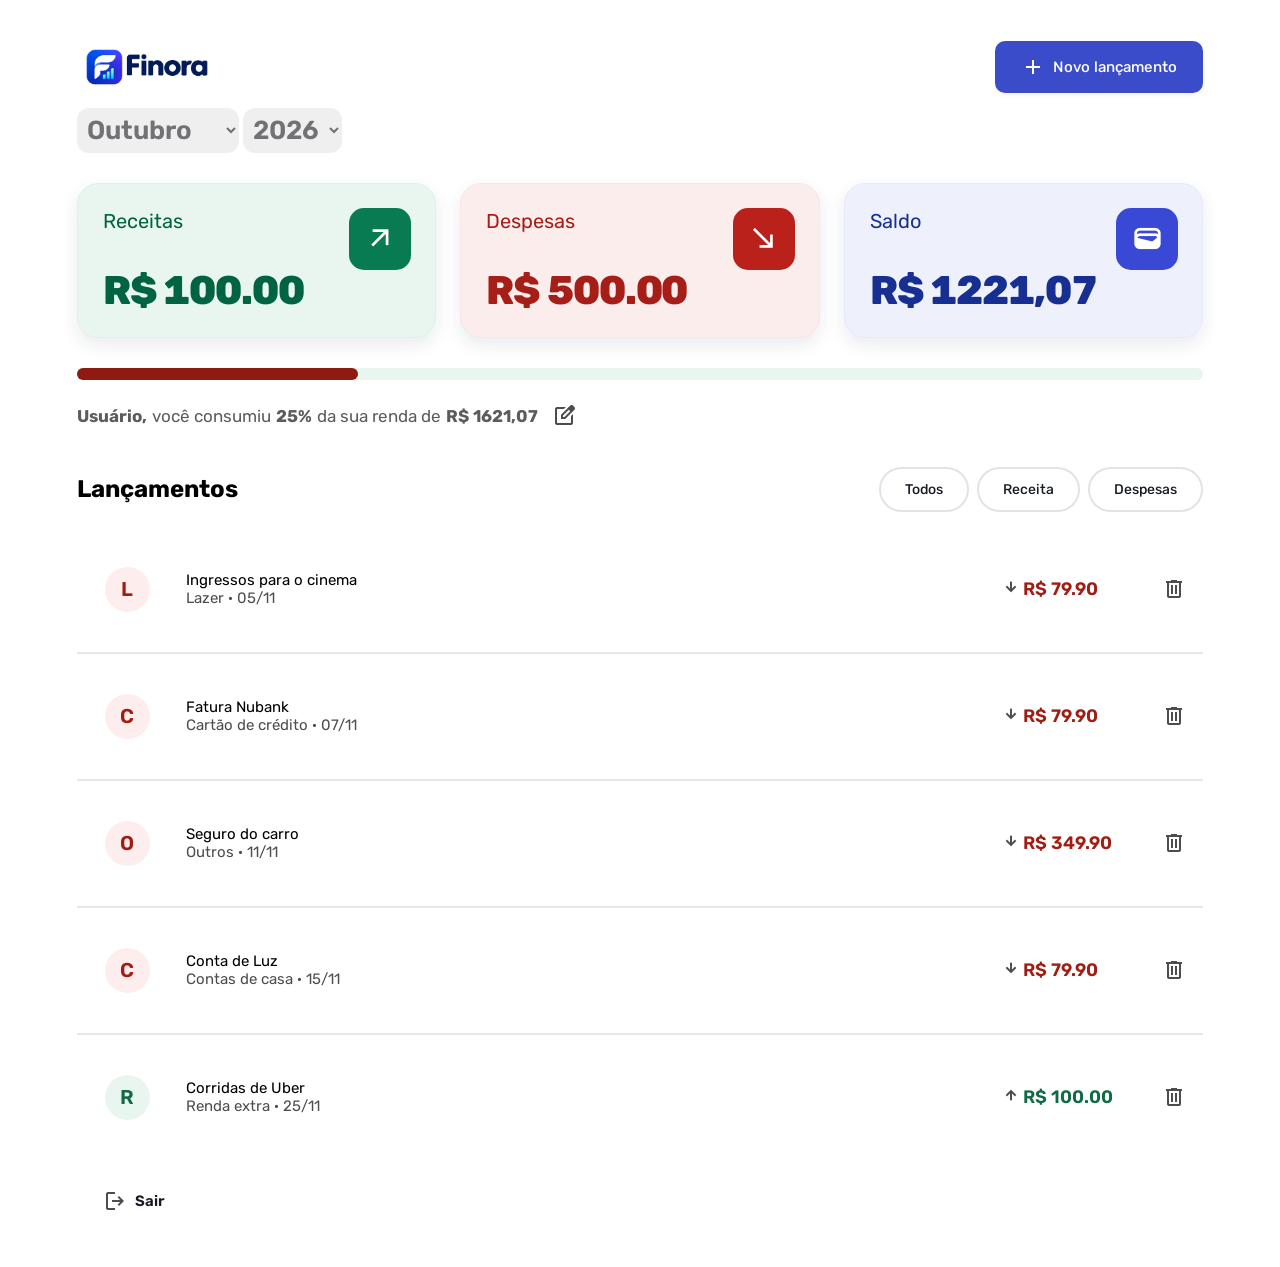
<file: index.html>
<!DOCTYPE html>
<html lang="pt-BR">
    <head>
        <meta charset="UTF-8">
        <meta name="viewport" content="width=device-width, initial-scale=1.0">
        <link rel="stylesheet" href="https://fonts.googleapis.com/css2?family=Material+Symbols+Outlined:opsz,wght,FILL,GRAD@20..48,100..700,0..1,-50..200">
        <link rel="stylesheet" href="assets/css/index.css">
        <title>Minhas finanças</title>
    </head>

    <body onload="buscarDados()">
        <div id="content">
            <main>

                <header>
                    <img src="assets/img/logo.png" alt="finora">
                    <a href="novo-lancamento.html" class="btn btn-primary">
                        <span class="material-symbols-outlined icon">add</span>
                        Novo lançamento
                    </a>
                </header>

                <section class="period">
                    <select class="select-lg" name="mes" id="mes" id="mes">
                        <option value="1">Janeiro</option>
                        <option value="2">Fevereiro</option>
                        <option value="3">Março</option>
                    </select>
                    <select class="select-lg" name="ano" id="ano">
                        <option value="2024">2024</option>
                        <option value="2025">2025</option>
                        <option value="2026">2026</option>
                    </select>
                </section>

                <section class="resume">
                    <div class="card-resume card-bg-green">
                        <div class="icon-box box-bg-green">
                            <span class="material-symbols-outlined">arrow_outward</span>
                        </div>
                        <p class="card-label">Receitas</p>
                        <h1 class="card-value">R$ 100.00</h1>
                    </div>
                    <div class="card-resume card-bg-red">
                        <div class="icon-box box-bg-red">
                            <span class="material-symbols-outlined">south_east</span>
                        </div>
                        <p class="card-label">Despesas</p>
                        <h1 class="card-value">R$ 500.00</h1>
                    </div>
                    <div class="card-resume card-bg-blue">
                        <div class="icon-box box-bg-blue">
                            <span class="material-symbols-outlined">wallet</span>
                        </div>
                        <p class="card-label">Saldo</p>
                        <h1 class="card-value">R$ 1221,07</h1>
                    </div>
                </section>

                <section class="progress-bar">
                    <div class="progress-box">
                        <div class="percent"></div>
                    </div>
                    <p>
                        <strong id="usuario">Usuário,</strong> você consumiu
                        <strong id="percentual-salario">25%</strong> da sua renda de
                        <strong id="renda">R$ 1621,07</strong>
                        <a href="renda.html" class="btn-icon">
                            <span class="material-symbols-outlined">edit_square</span>           
                        </a>
                    </p>
                </section>

                <section class="transactions">
                    <div class="table-header">
                        <h2>Lançamentos</h2>
                        <div class="filters">
                            <button type="button" class="btn btn-filter">
                                Todos          
                            </button>
                            <button type="button" class="btn btn-filter">
                                Receita           
                            </button>
                            <button type="button" class="btn btn-filter">
                                Despesas   
                            </button>
                        </div>
                    </div>

                    <div class="table-box">

                        <table id="lancamentos">
                            <tr>
                                <td class="cell-sm">
                                    <div class="avatar avatar-red">L</div>
                                </td>
                                <td>
                                    <div>
                                        <p>Ingressos para o cinema</p>
                                        <span>Lazer &middot; 05/11</span>
                                    </div>
                                </td>
                                <td class="cell-md currency-red">
                                    <span class="material-symbols-outlined">arrow_downward</span>
                                    R$ 79.90                                                  
                                </td>
                                <td class="cell-sm">
                                    <button type="button" class="btn-icon">
                                        <span class="material-symbols-outlined">delete</span>           
                                    </button>
                                </td>
                            </tr>
                            <tr>
                                <td>
                                    <div class="avatar avatar-red">C</div>
                                </td>
                                <td>
                                    <div>
                                        <p>Fatura Nubank</p>
                                        <span>Cartão de crédito &middot; 07/11</span>
                                    </div>
                                </td>
                                <td class="cell-md currency-red">
                                    <span class="material-symbols-outlined">arrow_downward</span>
                                    R$ 79.90                                                  
                                </td>
                                <td>
                                    <button type="button" class="btn-icon">
                                        <span class="material-symbols-outlined">delete</span>           
                                    </button>
                                </td>
                            </tr>
                            <tr>
                                <td>
                                    <div class="avatar avatar-red">O</div>
                                </td>
                                <td>
                                    <div>
                                        <p>Seguro do carro</p>
                                        <span>Outros &middot; 11/11</span>
                                    </div>
                                </td>
                                <td class="cell-md currency-red">
                                    <span class="material-symbols-outlined">arrow_downward</span>
                                    R$ 349.90                                                  
                                </td>
                                <td>
                                    <button type="button" class="btn-icon">
                                        <span class="material-symbols-outlined">delete</span>           
                                    </button>
                                </td>
                            </tr>
                            <tr>
                                <td>
                                    <div class="avatar avatar-red">C</div>
                                </td>
                                <td>
                                    <div>
                                        <p>Conta de Luz</p>
                                        <span>Contas de casa &middot; 15/11</span>
                                    </div>
                                </td>
                                <td class="cell-md currency-red">
                                    <span class="material-symbols-outlined">arrow_downward</span>
                                    R$ 79.90                                                  
                                </td>
                                <td>
                                    <button type="button" class="btn-icon">
                                        <span class="material-symbols-outlined">delete</span>           
                                    </button>
                                </td>
                            </tr>
                            <tr>
                                <td>
                                    <div class="avatar avatar-green">R</div>
                                </td>
                                <td>
                                    <div>
                                        <p>Corridas de Uber</p>
                                        <span>Renda extra &middot; 25/11</span>
                                    </div>
                                </td>
                                <td class="cell-md currency-green">
                                    <span class="material-symbols-outlined">arrow_upward</span>
                                    R$ 100.00                                                  
                                </td>
                                <td>
                                    <button type="button" class="btn-icon">
                                        <span class="material-symbols-outlined">delete</span>           
                                    </button>
                                </td>
                            </tr>

                        </table>

                    </div>
                    <a href="login.html" class="btn btn-light">
                        <span class="material-symbols-outlined">logout</span> 
                        Sair
                    </a>
                </section>
            </main>
        </div>
        <script src="assets/js/index.js"></script>
    </body>
</html>
</file>
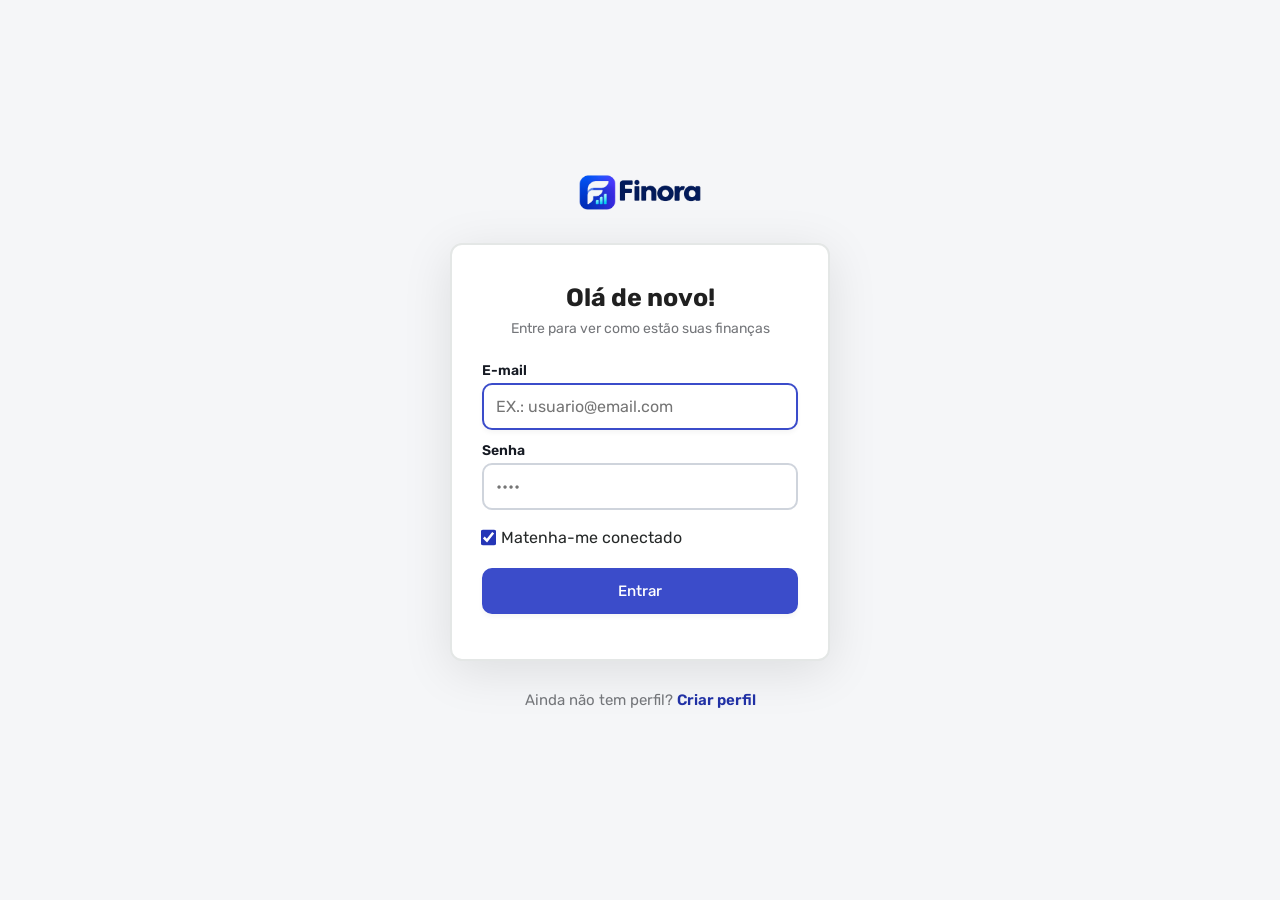
<file: login.html>
<!DOCTYPE html>
<html lang="pt-BR">
    <head>
        <meta charset="UTF-8">
        <meta name="viewport" content="width=device-width, initial-scale=1.0">
        <link rel="stylesheet" href="https://fonts.googleapis.com/css2?family=Material+Symbols+Outlined:opsz,wght,FILL,GRAD@20..48,100..700,0..1,-50..200">
        <link rel="stylesheet" href="assets/css/login.css">
        <title>Entre no Finora</title>
    </head>
    <body>
        <div id="content">
            <main>
                
                <img id="home" src="assets/img/logo.png" alt="Finora">

                <section>
                    <h1>Olá de novo!</h1>
                    <p>Entre para ver como estão suas finanças</p>

                    <form onsubmit="login(event)">
                        <div class="field">
                            <label for="email">E-mail</label>
                            <input 
                                class="input-text block"
                                type="email"
                                name="email"
                                id="email"
                                placeholder="EX.: usuario@email.com"
                                maxlength="100"
                                required
                                autofocus
                            >
                        </div>
                        <div class="field">
                            <label for="senha">Senha</label>
                            <input 
                                class="input-text block"
                                type="password"
                                name="senha"
                                id="senha"
                                placeholder="&bull;&bull;&bull;&bull;"
                                maxlength="8"
                                minlength="4"
                                required
                            >
                        </div>

                        <div class="checkbox">
                            <input 
                                type="checkbox" 
                                name="conectado"
                                id="conectado"
                                checked
                            >
                            <label for="conectado">Matenha-me conectado</label>
                        </div>

                        <button type="submit" class="btn btn-primary block">
                            Entrar
                        </button>
                    </form>
                </section>
                <p class="novo-perfil">Ainda não tem perfil? <a href="perfil.html">Criar perfil</a></p>
            </main>
        </div>
        <script src="assets/js/login.js"></script>
    </body>
</html>
</file>
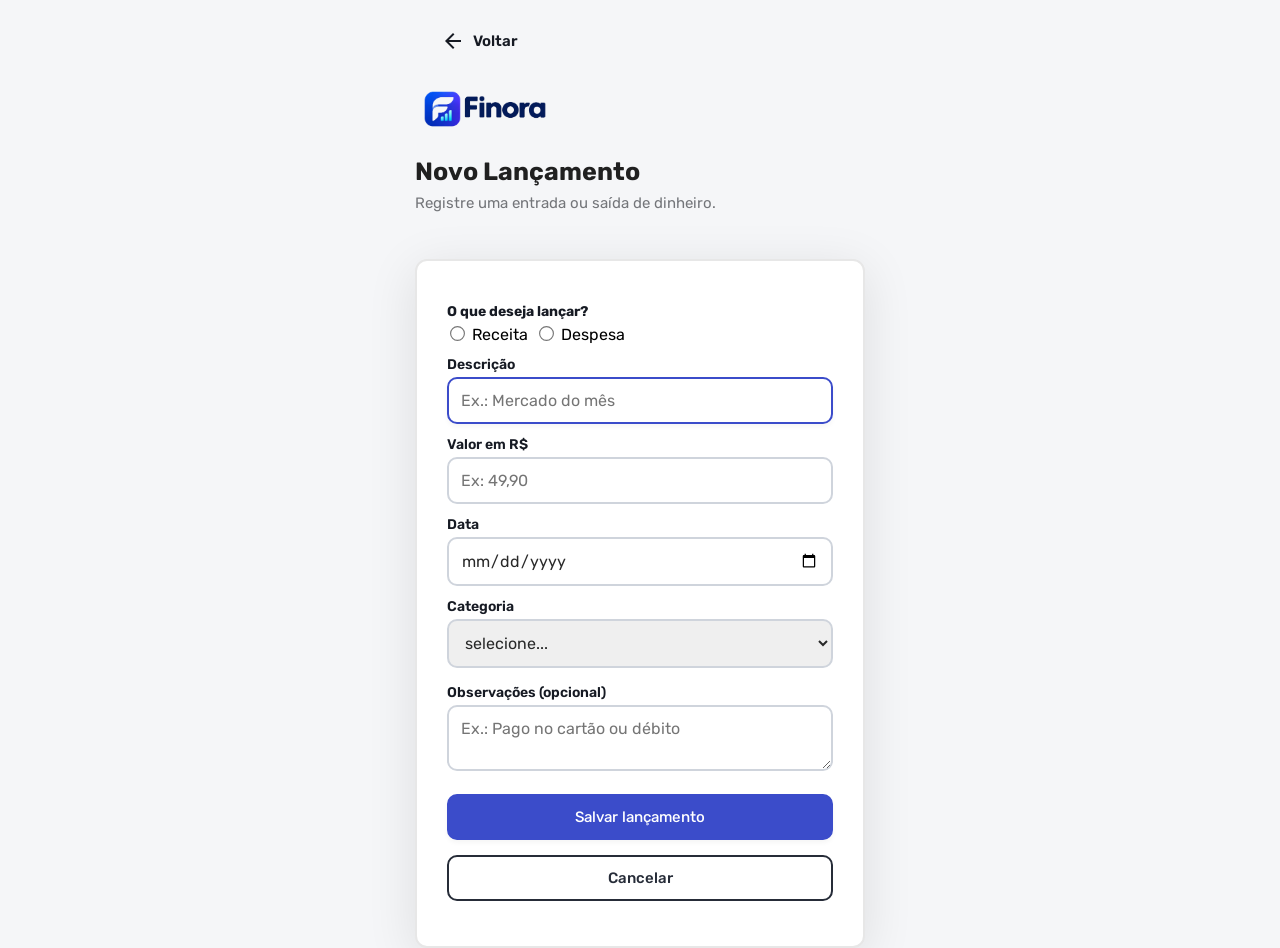
<file: novo-lancamento.html>
<!DOCTYPE html>
<html lang="pt-BR">
    <head>
        <meta charset="UTF-8">
        <meta name="viewport" content="width=device-width, initial-scale=1.0">
        <link rel="stylesheet" href="https://fonts.googleapis.com/css2?family=Material+Symbols+Outlined:opsz,wght,FILL,GRAD@20..48,100..700,0..1,-50..200">
        <link rel="stylesheet" href="assets/css/novo-lancamento.css">
        <title>Novo Lançamento</title>
    </head>
    <body>
        <div id="content">
            <section>
                <a href="index.html" type="novo-lançamento.html" class="btn btn-light">
                    <span class="material-symbols-outlined">arrow_back</span>
                    Voltar
                </a>
                <img src="assets/img/logo.png" alt="Finora">
                <h1>Novo Lançamento</h1>
                <p>Registre uma entrada ou saída de dinheiro.</p>
                <br>
                <form onsubmit="salvar(event)">
                    <div class="field">
                        <div class="radio-title"><strong>O que deseja lançar?</strong></div>

                            <div class="radio-box">
                            <div class="radio-option">
                                <input type="radio" name="deseja" id="receita" value="R">
                                <label for="receita">Receita</label>
                            </div>
                            <div class="radio-option">
                                <input type="radio" name="deseja" id="despesa" value="D">
                                <label for="despesa">Despesa</label>
                            </div>
                        </div>
                    </div>
                    <div class="field">
                        <label for="descricao">Descrição</label>
                        <input 
                        id="descricao" 
                        type="text"
                        name="descricao"
                        class="input-text block"
                        placeholder="Ex.: Mercado do mês"
                        maxlength="30"
                        required
                        autofocus
                        >
                    </div>
                    <div class="field">
                        <label for="valor">Valor em R$</label>
                        <input 
                        id="valor" 
                        type="text" 
                        name="valor"
                        class="input-text block"
                        placeholder="Ex: 49,90"
                        maxlength="30"
                        required
                        autofocus
                        >
                    </div>

                    <div class="field">
                        <label for="data">Data</label>
                        <input 
                        id="data" 
                        type="date" 
                        name="data"
                        class="input-text block"
                        maxlength="30"
                        required
                        autofocus
                        >
                    </div>

                    <div class="field">
                        <label for="categoria">Categoria</label>
                        <select class="select-default block" name="categoria" id="categoria"></select>
                    </div>

                    <div class="field">
                        <label for="observacoes">Observações (opcional)</label>
                        <textarea
                            class="block"
                            name="observacoes" 
                            id="observacoes"
                            placeholder="Ex.: Pago no cartão ou débito"
                        ></textarea>
                    </div>
                    
                    <a href="#" type="novo-lançamento.html" class="btn btn-primary block">
                        Salvar lançamento
                    </a>
                    <a href="#" type="novo-lançamento.html" class="btn btn-outline block">
                        Cancelar
                    </a>

                </form>
            </section>
        </div>
        <script src="assets/js/novo-lancamento.js"></script>
    </body>
</html>
</file>
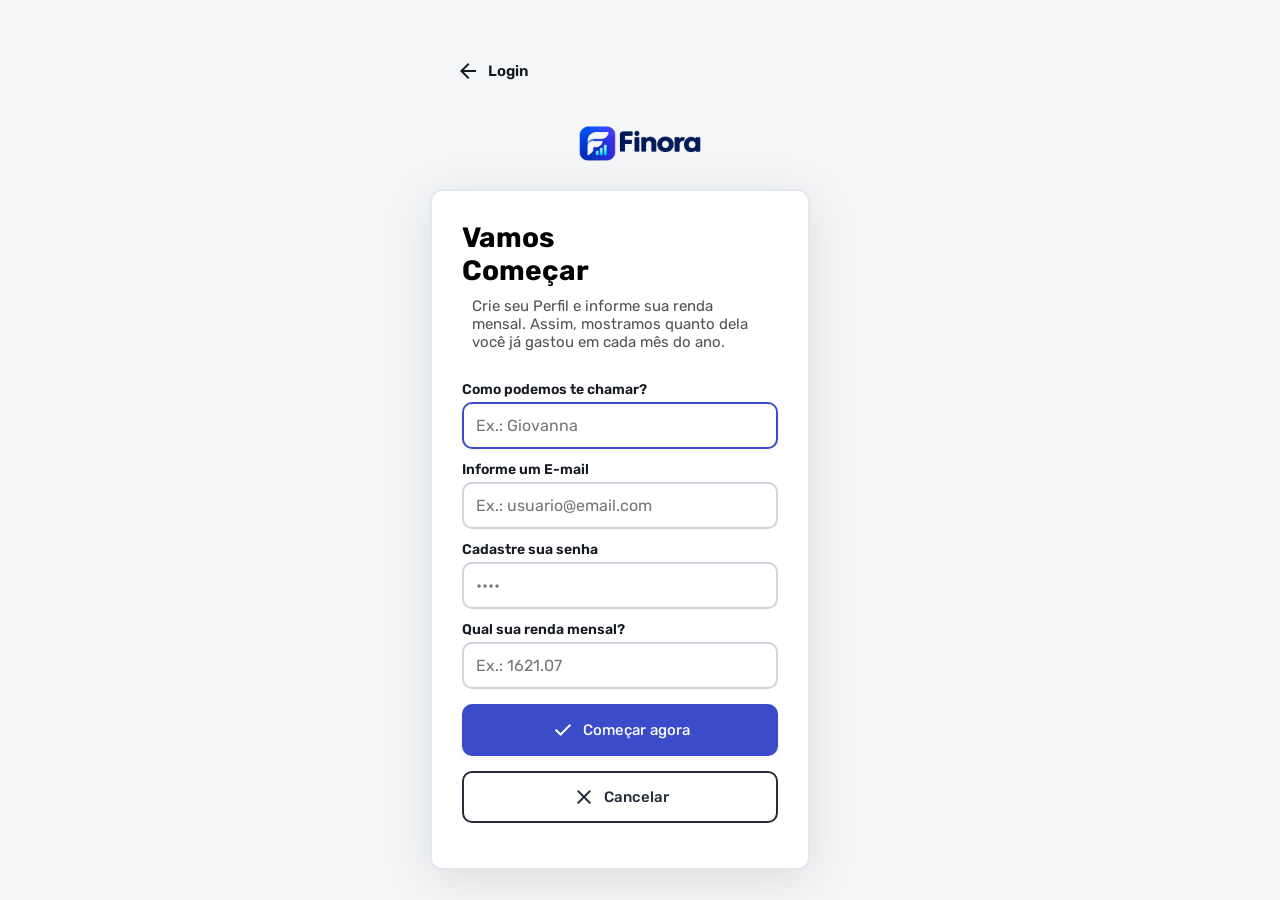
<file: perfil.html>
<!DOCTYPE html>
<html lang="pt-BR">
    <head>
        <meta charset="UTF-8">
        <meta name="viewport" content="width=device-width, initial-scale=1.0">
        <link rel="stylesheet" href="https://fonts.googleapis.com/css2?family=Material+Symbols+Outlined:opsz,wght,FILL,GRAD@20..48,100..700,0..1,-50..200"> 
        <link rel="stylesheet" href="assets/css/perfil.css">
        <title>Crie seu Perfil - Finora </title>
    </head>
    <body>
        <div id="content">
            <main>
                <a href="login.html" type="button" class="btn btn-light">
                    <span class="material-symbols-outlined">arrow_back</span>
                    Login
                </a>

                <img src="assets/img/logo.png" alt="finora">

                <section>
                    <h1>Vamos Começar</h1>
                    <p>Crie seu Perfil e informe sua renda mensal. Assim, mostramos quanto dela você já gastou em cada mês do ano. </p>

                    <form> 
                        <div class="field">
                            <label for="nome">Como podemos te chamar?</label>
                            <input 
                                class="input-text block"
                                type="text"
                                id="nome"
                                name="nome"
                                placeholder="Ex.: Giovanna"
                                required
                                maxlength="30"
                                autofocus
                            >
                        </div>

                        <div class="field">
                            <label for="email">Informe um E-mail</label>
                            <input 
                                class="input-text block"
                                type="email"
                                id="email"
                                name="email"
                                placeholder="Ex.: usuario@email.com"
                                required
                                maxlength="100"
                            >
                        </div>
                        <div class="field">
                            <label for="senha">Cadastre sua senha</label>
                            <input 
                                class="input-text block"
                                type="password"
                                id="senha"
                                name="senha"
                                placeholder="&bull;&bull;&bull;&bull;"
                                required
                                minlength="4"
                                maxlength="8"
                            >
                        </div>
                        <div class="field">
                            <label for="renda">Qual sua renda mensal?</label>
                            <input 
                                class="input-text block"
                                type="number"
                                id="renda"
                                name="renda"
                                placeholder="Ex.: 1621.07"
                                required
                                minlength="4"
                                maxlength="8"
                            >
                        </div>

                        <button type="submit" class="btn btn-primary block">
                            <span class="material-symbols-outlined">done</span>
                            Começar agora
                        </button>
                        <button type="reset" class="btn btn-outline block">
                            <span class="material-symbols-outlined">close</span>
                            Cancelar
                        </button>

                    </form>
                </section>
            </main>
        </div>
    </body>
</html>
</file>
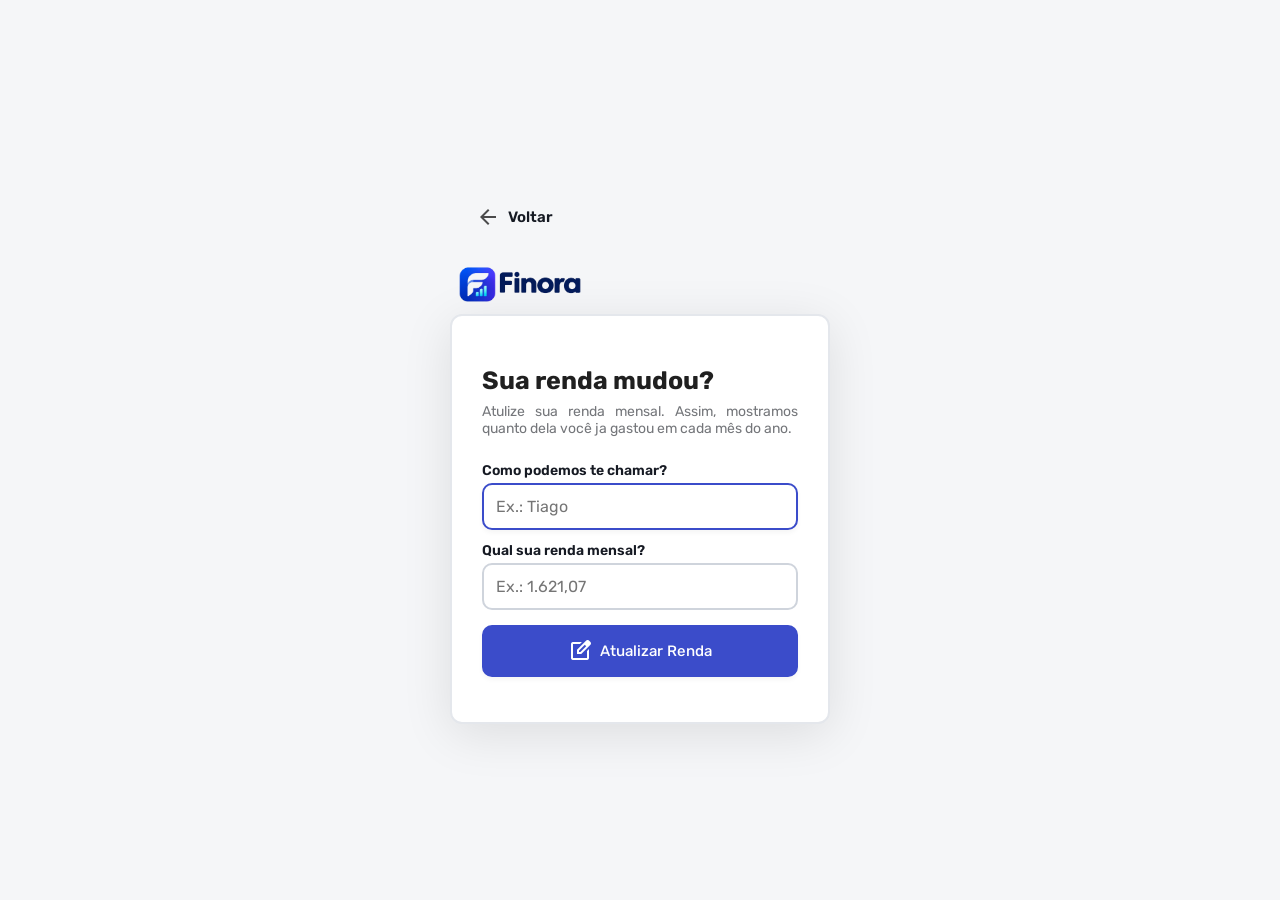
<file: renda.html>
<!DOCTYPE html>
<html lang="pt-BR">
    <head>
        <meta charset="UTF-8">
        <meta name="viewport" content="width=device-width, initial-scale=1.0">
        <link rel="stylesheet" href="assets/css/index.css">
        <link rel="stylesheet" href="https://fonts.googleapis.com/css2?family=Material+Symbols+Outlined:opsz,wght,FILL,GRAD@20..48,100..700,0..1,-50..200">
        <link rel="stylesheet" href="assets/css/renda.css">
        <title>Alterar Renda</title>
    </head>
    <body>
        <div id="content">
            <main>
                <a href="index.html" class="btn btn-light">
                    <span class="material-symbols-outlined">arrow_back</span>
                    Voltar
                </a>
                <img src="assets/img/logo.png" alt="finora">
                <section>
                    
                    <form onsubmit="atualizarRenda(event)">
                        <h1>Sua renda mudou?</h1>

                        <p>
                            Atulize sua renda mensal. Assim, mostramos quanto dela você ja gastou em cada mês do ano.
                        </p>
                        <input 
                            type="hidden" name="id">

                        <div class="field">
                            <label for="nome">Como podemos te chamar?</label>
                            <input
                                class="input-text block" 
                                type="text"
                                name="nome"
                                id="nome"
                                placeholder="Ex.: Tiago"
                                maxlength="30"
                                required
                                autofocus
                            >
                        </div>
                        <div class="field">
                            <label for="renda">Qual sua renda mensal?</label>
                            <input
                                class="input-text block" 
                                type="number"
                                name="renda"
                                id="renda"
                                placeholder="Ex.: 1.621,07"
                                required
                            >
                    
                        <button type="submit" class="btn btn-primary block">
                            <span class="material-symbols-outlined icon">edit_square</span>
                            Atualizar Renda
                        </button>
                    </form>
                </section>
            </main>
        </div>
        <script src="assets/js/renda.js"></script>
    </body>
</html>
</file>
<file: assets/css/index.css>
@import url('base.css');

img {
    width: 140px;
}

header {
    display: flex;
    align-items: center; 
    justify-content: space-between;
}

main {
    padding: 2% 6%;
}

section.resume {
    margin: 30px 0;
}

.progress-box {
    background-color: #e9f6ef;
    height: 12px;
    border-radius: 20px;
}

.percent {
    background-color: #8e1a12;
    height: 12px;
    width: 25%;
    border-radius: 20px;
}

.btn-icon {
    flex-direction: row;
    align-items: center;
    text-align: center;
    justify-content: center;
}

.table-header {
    display: flex;
    justify-content: space-between;
    align-items: center;
}

.filters {
    display: flex;
    gap: 8px;
    flex-wrap: wrap;
}

.avatar {
    border-radius: 50%;
    width: 45px;
    height: 45px;
    margin: 20px;
    display: flex;
    align-items: center;
    justify-content: center;
    font-size: 20px;
    font-weight: 600;
}

.avatar-red {
    color: #a01d14;
    background-color: #fdedec;
}

.avatar-green {
    color: #0f6b45;
    background-color: #e9f6ef;
}

section.progress-bar > p {
    font-size: 17px;
    margin: 15px 0;
    color: #5c5c5c;
    display: flex;
    flex-wrap: wrap;
    align-items: center;
    gap: 5px;
}

span {
    color: #000000b2;
}

td > .material-symbols-outlined {
    font-size: 16px;
    font-weight: 700;
}

.currency-red {
    font-size: 18px;
    font-weight: 600;
    color: #a01d14;
}

.currency-green {
    font-size: 18px;
    font-weight: 600;
    color: #0f6b45;
}
</file>
<file: assets/css/login.css>
@import url('base.css');

#content {
    min-height: 100%;
    display: flex;
    align-items: center;
    justify-content: center;
    background-color: #f5f6f8;
}

img {
    width: 140px;
    display: block;
    margin: 0 auto;
    cursor: pointer;
}

section {
    margin-top: 25px;
    background-color: #fff;
    width: 380px;
    padding: 30px;
    border-radius: 12px;
    border: 2px solid #e4e7e6;
    box-shadow: #0000001a 0px 10px 50px;
}

h1, p {
    text-align: center;
    margin: 8px 0;
}

h1 {
    font-size: 25px;
    color: #202020;
}

p {
    color: #74767a;
    font-size: 14px;
    margin-bottom: 25px;
}

p.novo-perfil {
    margin-top: 30px;
    font-size: 15px;
}

p.novo-perfil > a {
    text-decoration: none;
    color: #2131a5;
    font-weight: 600;
}

p.novo-perfil > a:hover {
    text-decoration: underline;
}
</file>
<file: assets/css/novo-lancamento.css>
@import url("base.css");

img {
    width: 140px;
    margin-bottom: 10px;   
}

div#content {
    min-height: 100%;
    display: flex;
    justify-content: center;
    align-items: center;
    background-color: #f5f6f8;
}

form {
    padding: 30px;
    width: 450px;
    background-color:#fff;
    border-radius: 12px;
    border: 2px solid #e7e7e7;
    margin-top: 20px;
    box-shadow: #0000001a 0px 10px 50px;
}

h1, p {
    margin: 8px 0;
}

h1 {
    color: #202020;
    font-size: 25px;
}

p {
    font-size: 15px;
    color: #74767a;
}
</file>
<file: assets/css/perfil.css>
@import url("base.css");

main img {
    width: 140px;
    display: block;
    margin: 20px 140px;
}

main {
    height: 100%;
}

div#content {
    min-height: 100%;
    padding: 1% 0;
    display: flex;
    justify-content: center;
    align-items: center;
    background-color: #F5F6F8;
}

section {
    padding: 30px;
    width: 380px;
    background-color: #fff;
    border-radius: 12px;
    border: 2px solid #E4E7EC;
    box-shadow: rgba(0, 0, 0, 0.1) 0px 10px 50px;
}

form {
    margin-top: 20px;
}

section h1 {
    width: 2px;
    font-size:28px;
    text-align: center;
}

section p {
    color: #444344ea;
    font-size: 15px;
    padding: 10px;
}
</file>
<file: assets/css/renda.css>
@import url('base.css');

img {
    width: 140px;
}

#content {
    min-height: 100%;
    display: flex; 
    align-items: center;
    justify-content: center;
    background-color: #f5f6f8;
}

section {
    width: 380px;
    padding: 30px;
    background-color: #fff;
    border-radius: 12px;
    border: 2px solid #e4e7ec;
    box-shadow: #0000001a 0px 10px 50px;
}

form {
    margin-top: 20px;
}

h1, p {
    margin: 8px 0;
}

h1 {
    font-size: 25px;
    color: #202020;
}

p {
    margin-bottom: 25px;
    font-size: 14px;
    color: #74767a;
    text-align: justify;
}
</file>
